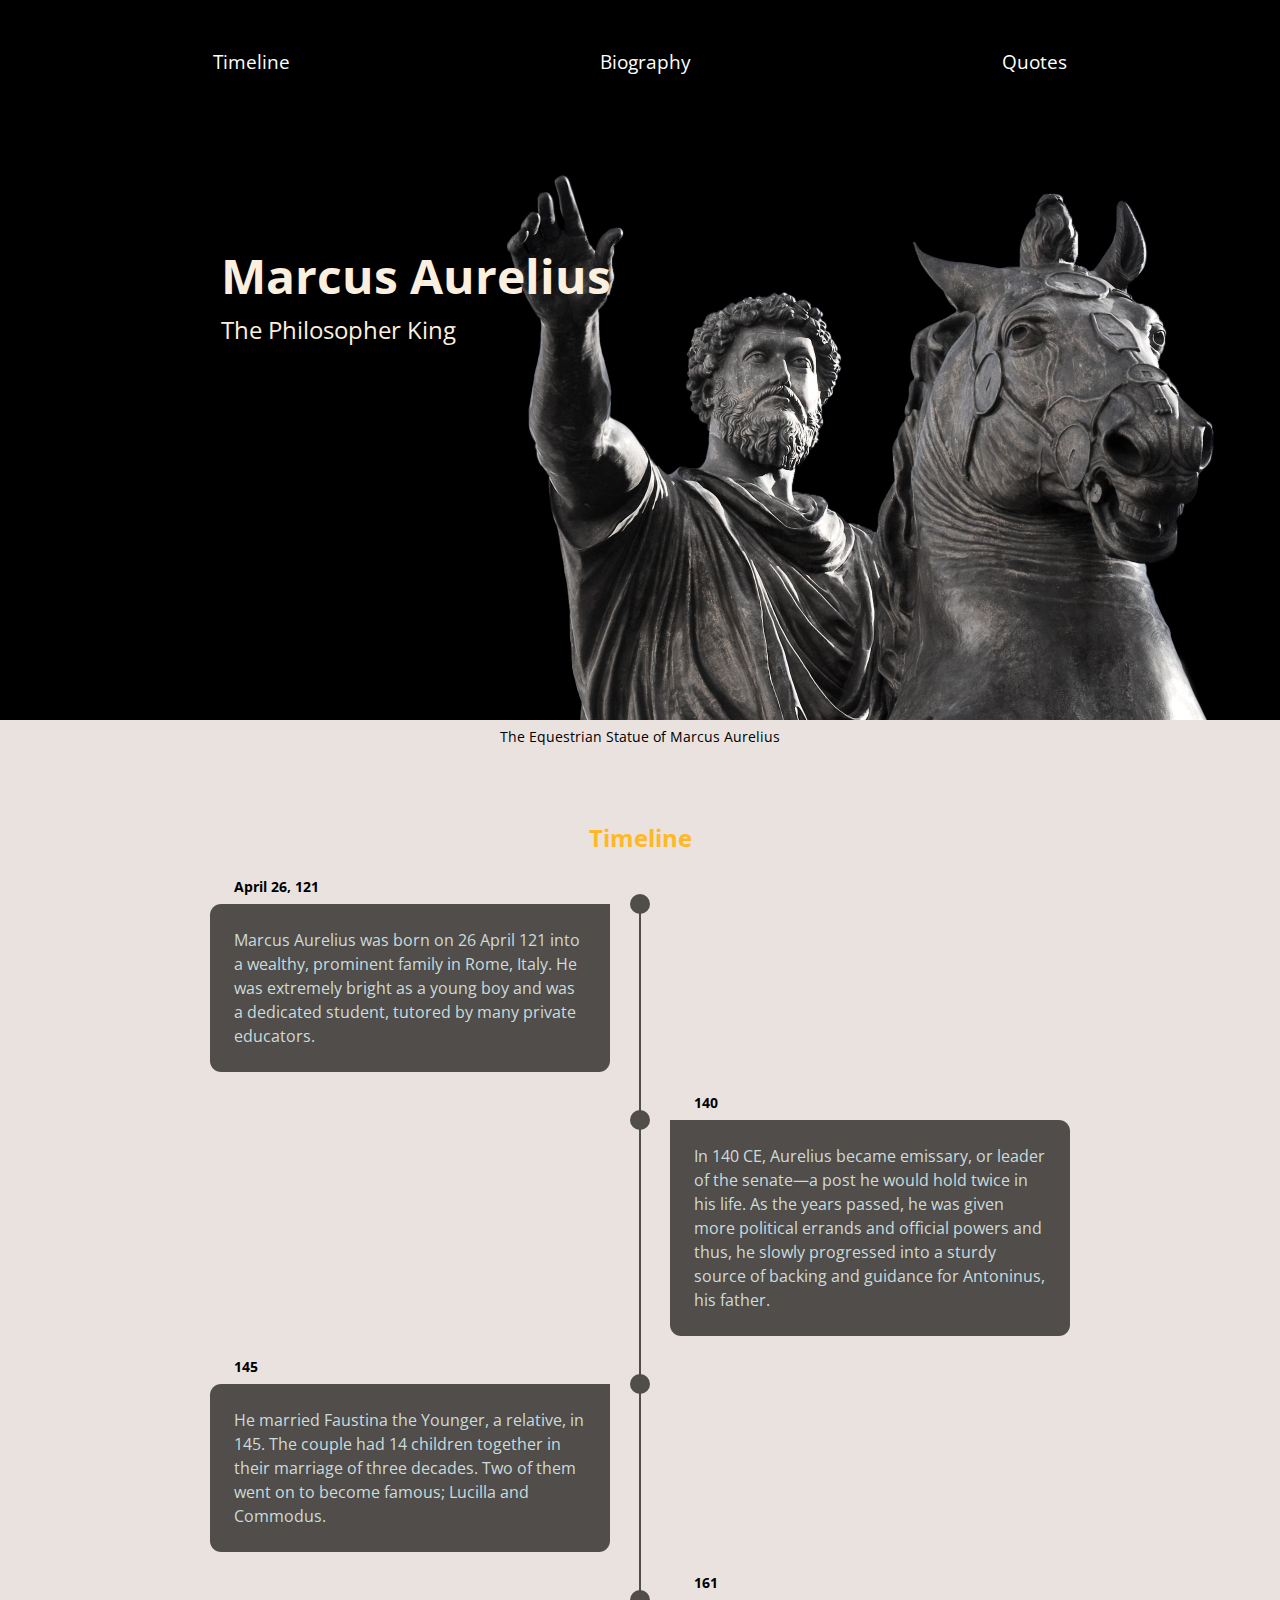
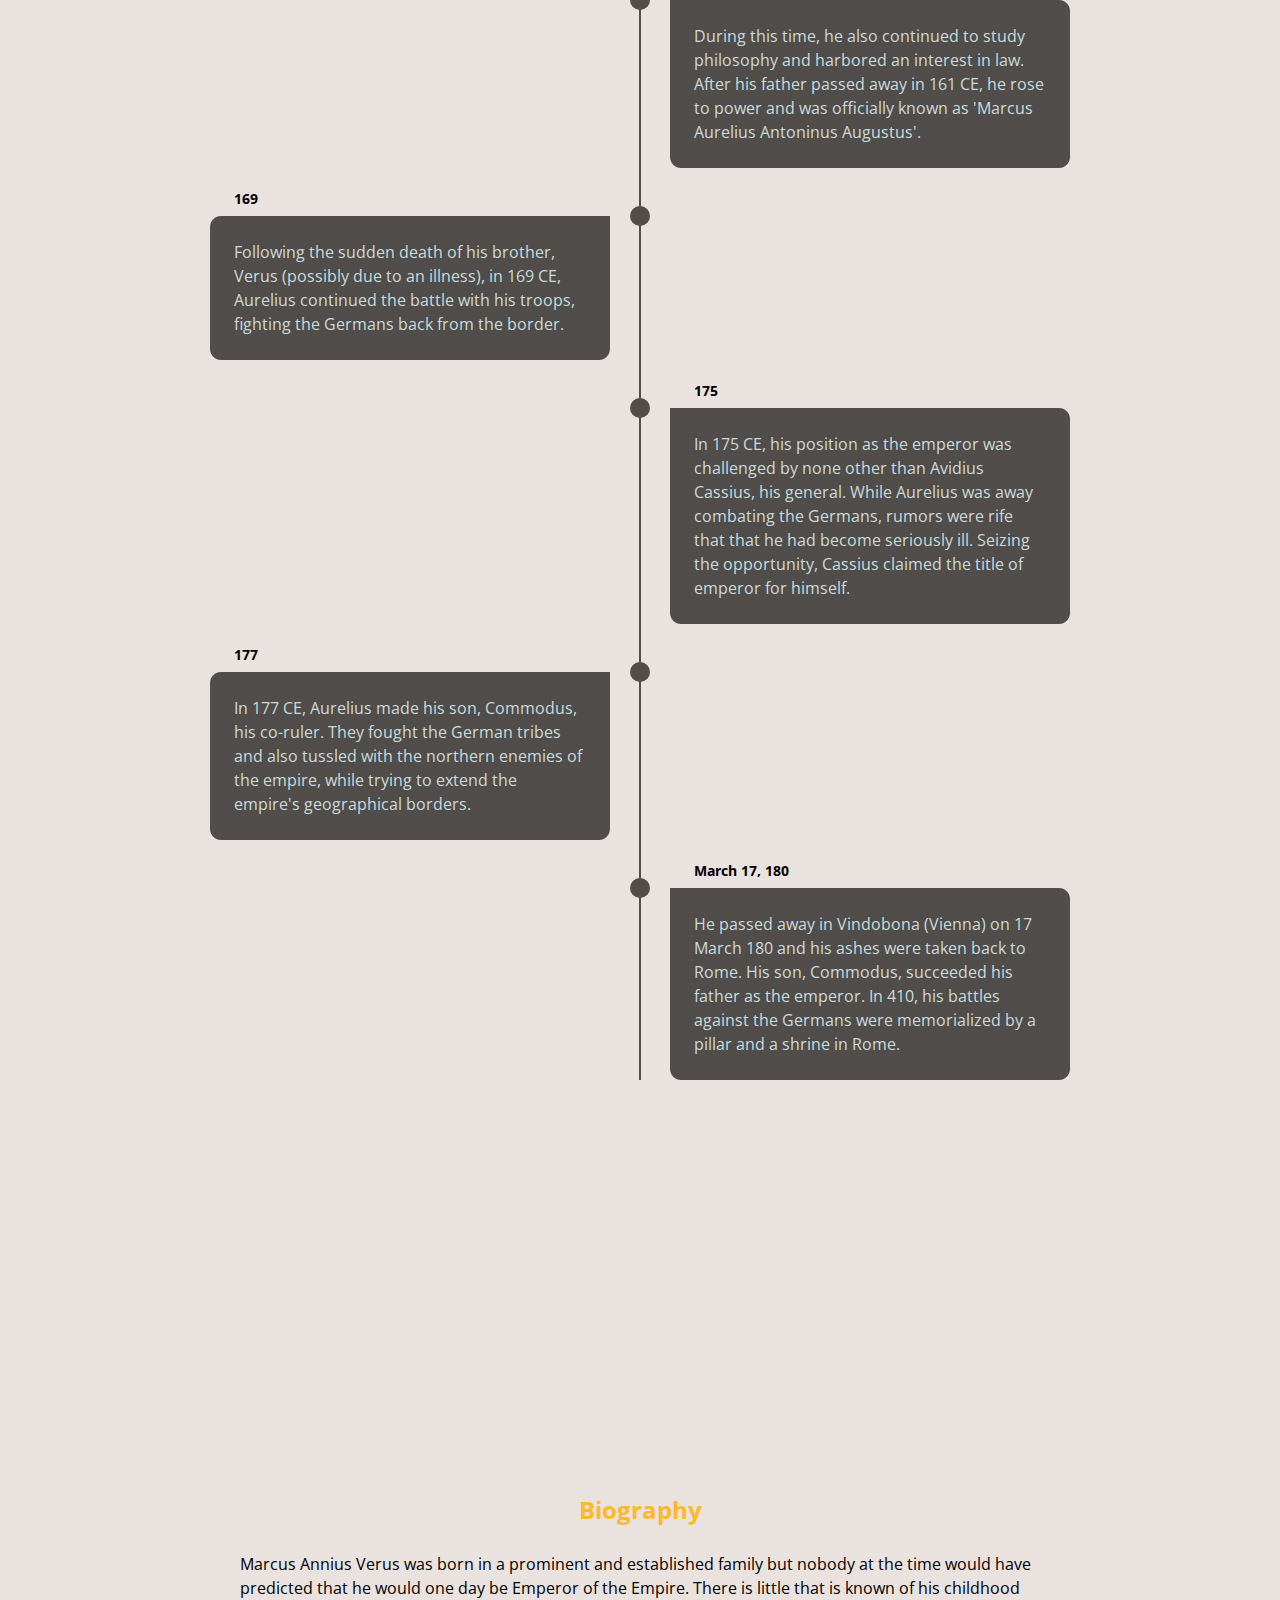
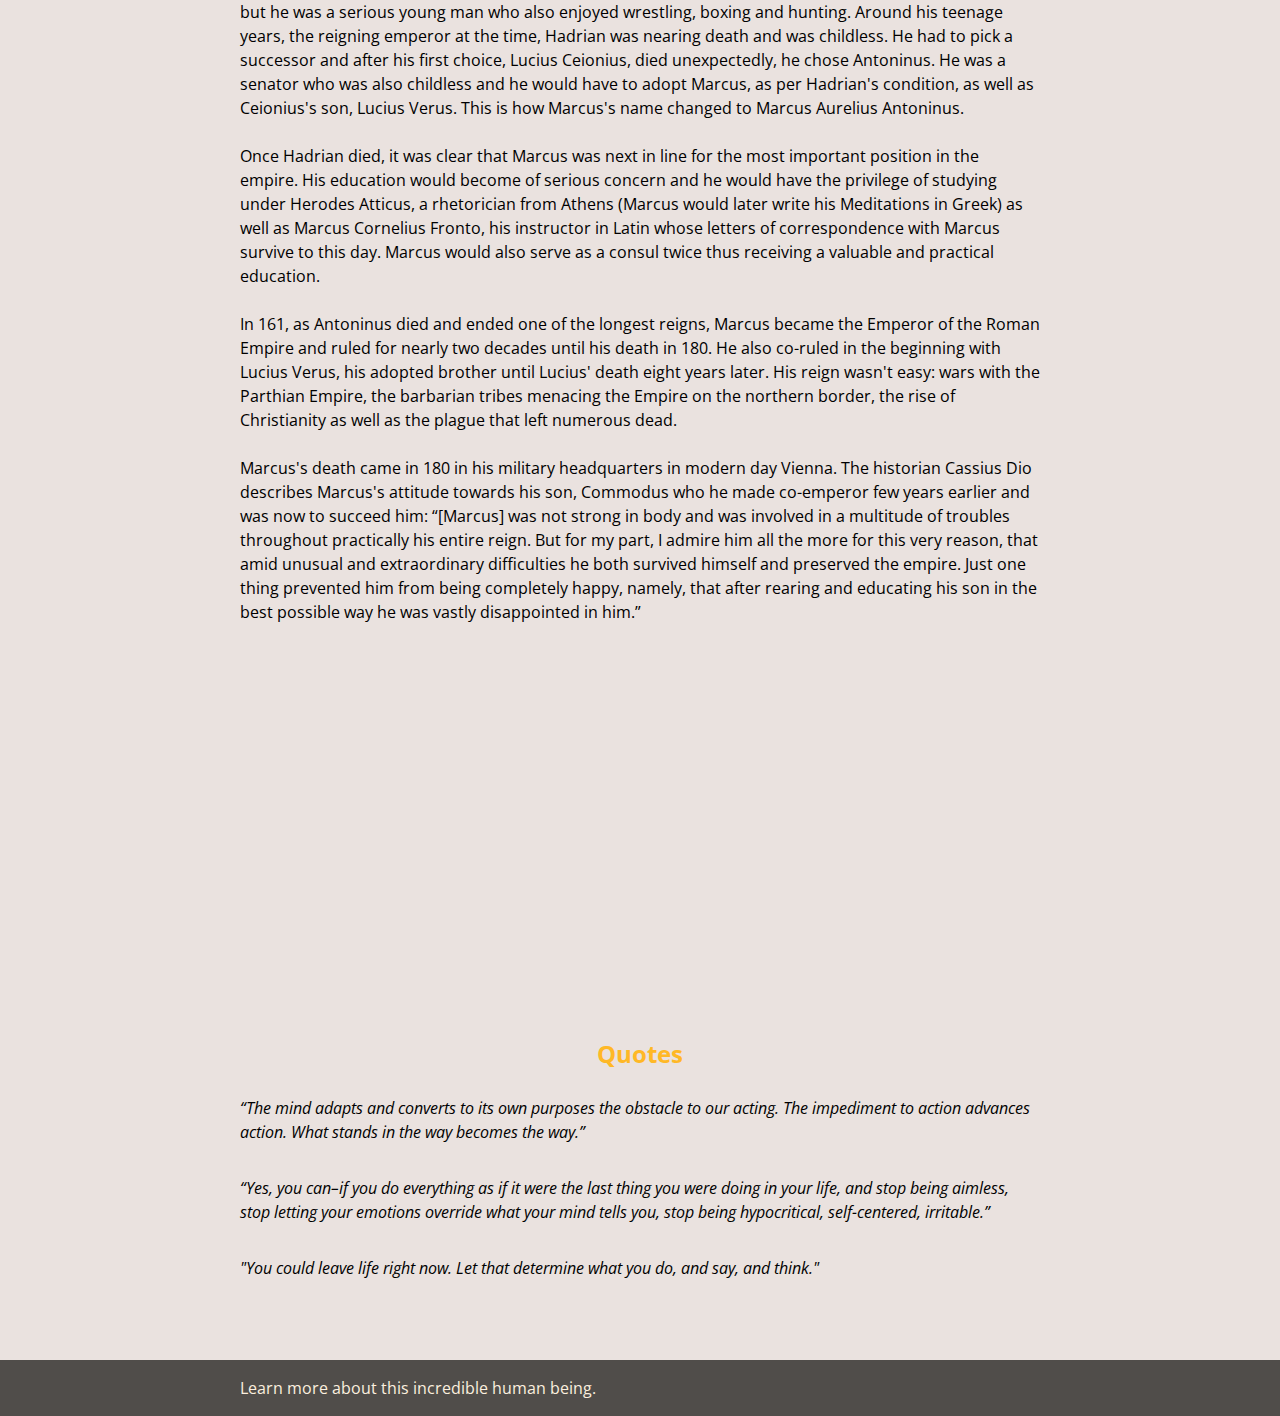
<file: 00-tribute-page/index.html>
<!DOCTYPE html>
<html lang="en">

<head>
  <meta charset="UTF-8">
  <meta http-equiv="X-UA-Compatible" content="IE=edge">
  <meta name="viewport" content="width=device-width, initial-scale=1.0">
  <link rel="stylesheet" href="./css/main.css">
  <title>Marcus Aurelius</title>
</head>

<body>
  <nav>
    <ul>
      <li><a href="#timeline">Timeline</a></li>
      <li><a href="#tribute-info">Biography</a></li>
      <li><a href="#quotes">Quotes</a></li>
    </ul>
  </nav>

  <main class="main">
    <header>
      <h1 id="title">
        Marcus Aurelius
      </h1>
      <p id="subtitle">The Philosopher King</p>
    </header>

    <figure id="img-div">
      <img src="./images/equestrian-statue-marcus.jpg" alt="" id="image">
      <figcaption id="img-caption">
        The Equestrian Statue of Marcus Aurelius
      </figcaption>
    </figure>

    <!-- TIMELINE -->
    <div class="container">
      <section id="timeline" class="section-def">
        <h2>Timeline</h2>
        <ul class="timeline">
          <li class="timeline__content">
            <h3>April 26, 121</h3>
            <p>
              Marcus Aurelius was born on 26 April 121 into a wealthy, prominent family in Rome, Italy. He was extremely
              bright as a young boy and was a dedicated student, tutored by many private educators.
            </p>
          </li>
          <li class="timeline__content">
            <h3>140</h3>
            <p>
              In 140 CE, Aurelius became emissary, or leader of the senate—a post he would hold twice in his life. As
              the
              years passed, he was given more political errands and official powers and thus, he slowly progressed into
              a
              sturdy source of backing and guidance for Antoninus, his father.
            </p>
          </li>
          <li class="timeline__content">
            <h3>145</h3>
            <p>
              He married Faustina the Younger, a relative, in 145. The couple had 14 children together in their marriage
              of three decades. Two of them went on to become famous; Lucilla and Commodus.
            </p>
          </li>
          <li class="timeline__content">
            <h3>161</h3>
            <p>
              During this time, he also continued to study philosophy and harbored an interest in law. After his father
              passed away in 161 CE, he rose to power and was officially known as &#39;Marcus Aurelius Antoninus
              Augustus&#39;.
            </p>
          </li>
          <li class="timeline__content">
            <h3>169</h3>
            <p>
              Following the sudden death of his brother, Verus (possibly due to an illness), in 169 CE, Aurelius
              continued the battle with his troops, fighting the Germans back from the border.
            </p>
          </li>
          <li class="timeline__content">
            <h3>175</h3>
            <p>
              In 175 CE, his position as the emperor was challenged by none other than Avidius Cassius, his general.
              While Aurelius was away combating the Germans, rumors were rife that that he had become seriously ill.
              Seizing the opportunity, Cassius claimed the title of emperor for himself.
            </p>
          </li>
          <li class="timeline__content">
            <h3>177</h3>
            <p>
              In 177 CE, Aurelius made his son, Commodus, his co-ruler. They fought the German tribes and also tussled
              with the northern enemies of the empire, while trying to extend the empire&#39;s geographical borders.
            </p>
          </li>
          <li class="timeline__content">
            <h3>March 17, 180</h3>
            <p>
              He passed away in Vindobona (Vienna) on 17 March 180 and his ashes were taken back to Rome. His son,
              Commodus, succeeded his father as the emperor. In 410, his battles against the Germans were memorialized
              by
              a pillar and a shrine in Rome.
            </p>
          </li>
        </ul>
      </section>
    </div>

    <!-- FIXED BACKGROUND IMAGE -->
    <div class="bg-img marcus-bg1"></div>

    <!-- BIOGRAPHY -->
    <div class="container">
      <section id="tribute-info" class="section-def">
        <h2>Biography</h2>

        <p>
          Marcus Annius Verus was born in a prominent and established family but nobody at the time would have predicted
          that he would one day be Emperor of the Empire. There is little that is known of his childhood but he was a
          serious young man who also enjoyed wrestling, boxing and hunting. Around his teenage years, the reigning
          emperor
          at the time, Hadrian was nearing death and was childless. He had to pick a successor and after his first
          choice,
          Lucius Ceionius, died unexpectedly, he chose Antoninus. He was a senator who was also childless and he would
          have to adopt Marcus, as per Hadrian&#39;s condition, as well as Ceionius&#39;s son, Lucius Verus. This is how
          Marcus&#39;s
          name changed to Marcus Aurelius Antoninus.
        </p>

        <p>
          Once Hadrian died, it was clear that Marcus was next in line for the most important position in the empire.
          His
          education would become of serious concern and he would have the privilege of studying under Herodes Atticus, a
          rhetorician from Athens (Marcus would later write his Meditations in Greek) as well as Marcus Cornelius
          Fronto,
          his instructor in Latin whose letters of correspondence with Marcus survive to this day. Marcus would also
          serve
          as a consul twice thus receiving a valuable and practical education.
        </p>

        <p>
          In 161, as Antoninus died and ended one of the longest reigns, Marcus became the Emperor of the Roman Empire
          and
          ruled for nearly two decades until his death in 180. He also co-ruled in the beginning with Lucius Verus, his
          adopted brother until Lucius&#39; death eight years later. His reign wasn&#39;t easy: wars with the Parthian
          Empire, the
          barbarian tribes menacing the Empire on the northern border, the rise of Christianity as well as the plague
          that
          left numerous dead.
        </p>

        <p>
          Marcus&#39;s death came in 180 in his military headquarters in modern day Vienna. The historian Cassius Dio
          describes Marcus&#39;s attitude towards his son, Commodus who he made co-emperor few years earlier and was now
          to
          succeed him: “[Marcus] was not strong in body and was involved in a multitude of troubles throughout
          practically
          his entire reign. But for my part, I admire him all the more for this very reason, that amid unusual and
          extraordinary difficulties he both survived himself and preserved the empire. Just one thing prevented him
          from
          being completely happy, namely, that after rearing and educating his son in the best possible way he was
          vastly
          disappointed in him.”
        </p>
      </section>
    </div>

    <!-- FIXED BACKGROUND IMAGE -->
    <div class="bg-img marcus-bg2"></div>

    <!-- QUOTES -->
    <div class="container">
      <section id="quotes" class="quotes section-def">
        <h2>Quotes</h2>
        <ul>
          <li>
            “The mind adapts and converts to its own purposes the obstacle to our acting. The impediment to action
            advances action. What stands in the way becomes the way.”
          </li>
          <li>
            “Yes, you can&#8211;if you do everything as if it were the last thing you were doing in your life, and stop
            being aimless, stop letting your emotions override what your mind tells you, stop being hypocritical,
            self-centered, irritable.”
          </li>
          <li>
            "You could leave life right now. Let that determine what you do, and say, and think."
          </li>
        </ul>
      </section>
    </div>
  </main>

  <!-- FOOTER -->
  <div class="footer-wrapper">
    <footer>
      <p><a id="tribute-link" href="https://en.wikipedia.org/wiki/Marcus_Aurelius" target="_blank">Learn more</a> about
        this incredible human being.</p>
    </footer>
  </div>
</body>

</html>
</file>
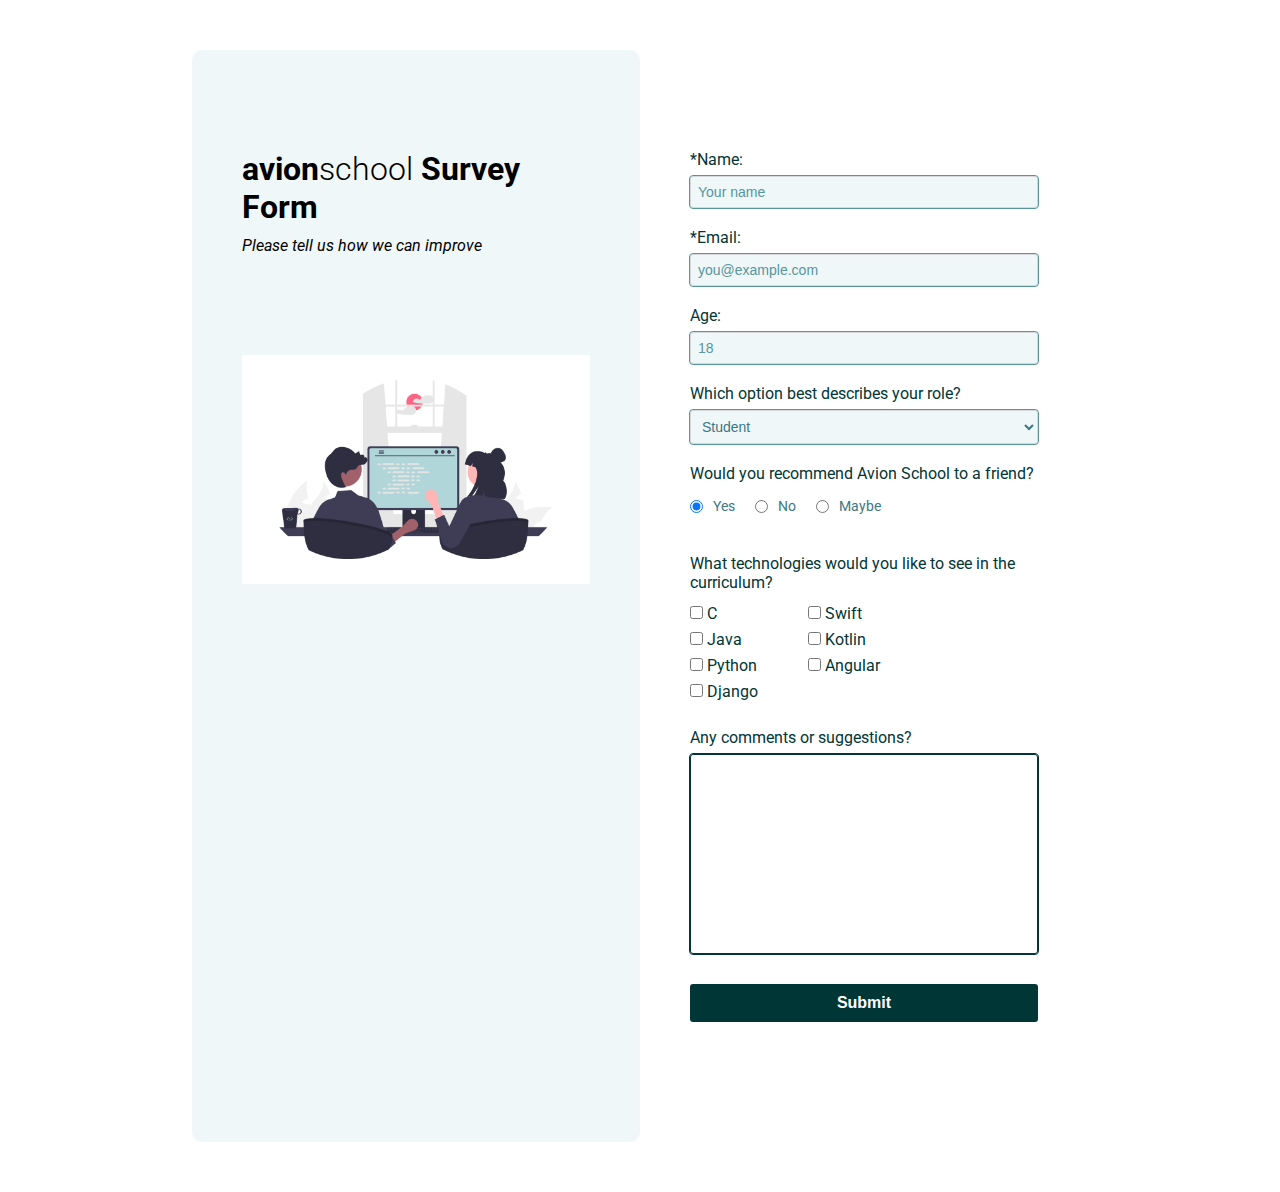
<file: 01-survey-form/index.html>
<!DOCTYPE html>
<html lang="en">

<head>
  <meta charset="UTF-8">
  <meta http-equiv="X-UA-Compatible" content="IE=edge">
  <meta name="viewport" content="width=device-width, initial-scale=1.0">
  <link rel="stylesheet" href="./css/styles.css">
  <title>Avion School | Survey Form</title>
</head>

<body>

  <div class="container">

    <div class="header-container">
      <header class="survey-form-header">
        <div class="title-container">
          <h1 id="title">avion<span>school</span> Survey Form</h1>
          <p id="description">Please tell us how we can improve</p>
        </div>
        <div class="header-illustration">
          <img src="./images/pair-programming.png" alt="">
        </div>
      </header>
    </div>


    <form action="/form-handler" method="post" id="survey-form">
      <div class="form-control">
        <label for="name" id="name-label">*Name:</label>
        <input type="text" id="name" name="user_name" placeholder="Your name" required>
      </div>
      <div class="form-control">
        <label for="email" id="email-label">*Email:</label>
        <input type="email" id="email" name="user_email" placeholder="you@example.com" required>
      </div>
      <div class="form-control">
        <label for="age">Age:</label>
        <input type="number" id="age" name="user_age" min="18" max="60" placeholder="18">
      </div>
      <div class="form-control">
        <label for="dropdown">Which option best describes your role?</label>
        <select name="role" id="dropdown" aria-placeholder="Select current role">
          <option value="student">Student</option>
          <option value="employed">Employed</option>
          <option value="full-time-learner">Full time learner</option>
          <option value="prefer-not-to-say">Prefer not to say</option>
          <option value="others">Others</option>
        </select>
      </div>

      <fieldset class="radio-form-control">
        <legend>Would you recommend Avion School to a friend?</legend>
        <input type="radio" value="yes" id="option1" name="is-recommend" checked>
        <label for="option1">Yes</label>
        <input type="radio" value="no" id="option2" name="is-recommend">
        <label for="option2">No</label>
        <input type="radio" value="maybe" id="option3" name="is-recommend">
        <label for="option3">Maybe</label>
      </fieldset>

      <div class="form-control checkbox">
        <label class="checkbox__heading">What technologies would you like to see in the curriculum?</label>
        <div class="checkbox__options">
          <div class="checkbox__options--left">
            <label for="tech1">
              <input type="checkbox" id="tech1" value="c">
              C
            </label>
            <label for="tech2">
              <input type="checkbox" id="tech2" value="c">
              Java
            </label>
            <label for="tech3">
              <input type="checkbox" id="tech3" value="c">
              Python
            </label>
            <label for="tech4">
              <input type="checkbox" id="tech4" value="c">
              Django
            </label>
          </div>

          <div class="checkbox__options--right">
            <label for="tech5">
              <input type="checkbox" id="tech5" value="c">
              Swift
            </label>
            <label for="tech6">
              <input type="checkbox" id="tech6" value="c">
              Kotlin
            </label>
            <label for="tech7">
              <input type="checkbox" id="tech7" value="c">
              Angular
            </label>
          </div>
        </div>
      </div>
      <div class="form-control">
        <label for="comment">Any comments or suggestions?</label>
        <textarea name="comment" id="comment"></textarea>
      </div>
      <div class="form-control">
        <button>Submit</button>
      </div>
    </form>
  </div>
</body>

</html>
</file>
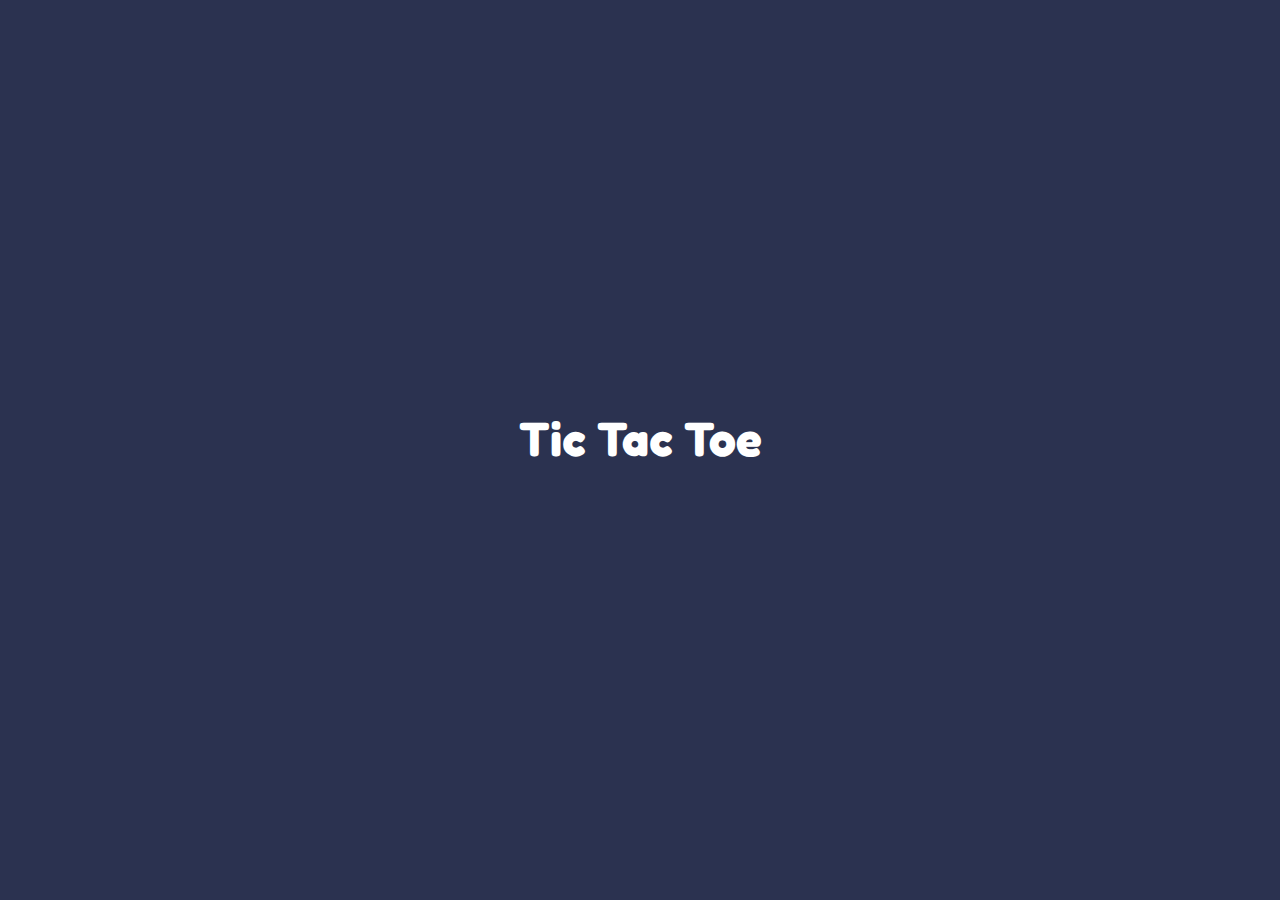
<file: 05-tic-tac-toe/index.html>
<!DOCTYPE html>
<html lang="en">

<head>
  <meta charset="UTF-8">
  <meta http-equiv="X-UA-Compatible" content="IE=edge">
  <meta name="viewport" content="width=device-width, initial-scale=1.0">
  <link rel="stylesheet" href="./css/main.css">
  <link href="https://fonts.googleapis.com/css2?family=Fredoka:wght@400;600&display=swap" rel="stylesheet">
  <script type="module" src="./scripts/app.js" defer></script>
  <title>Tic Tac Toe</title>
</head>

<body>
  <main class="container">
    <h1>
      <span>T</span><span>i</span><span>c</span>
      <span>T</span><span>a</span><span>c</span>
      <span>T</span><span>o</span><span>e</span>
    </h1>

    <div class="btns">
      <div class="btns__play-wrapper">
        <button class="btns__play" data-btn="play">Play</button>
      </div>
      <div class="btns__wrapper hide" data-btn="wrapper">
        <button class="btns__mark btns--x" data-btn="x">X</button>
        <button class="btns__mark btns--o" data-btn="o">O</button>
      </div>
    </div>

    <div class="board hide">
      <div class="tile" data-tile="0"></div>
      <div class="tile" data-tile="1"></div>
      <div class="tile" data-tile="2"></div>
      <div class="tile" data-tile="3"></div>
      <div class="tile" data-tile="4"></div>
      <div class="tile" data-tile="5"></div>
      <div class="tile" data-tile="6"></div>
      <div class="tile" data-tile="7"></div>
      <div class="tile" data-tile="8"></div>
    </div>

    <div class="btns__wrapper btns--history hide" data-btn="history-btns">
      <button data-btn="prev">Prev</button>
      <button data-btn="next">Next</button>
    </div>

    <div class="btns__reset-wrapper">
      <button class="btns__reset hide" data-btn="reset">Reset</button>
    </div>
  </main>

  <div class="game-over-modal hide">
    <div class="game-over-modal__wrapper">
      <h2 class="game-over-modal__msg"></h2>
      <button data-btn="play-again">Play Again</button>
      <button data-btn="history">View Previous Game History</button>
    </div>
  </div>
</body>

</html>
</file>
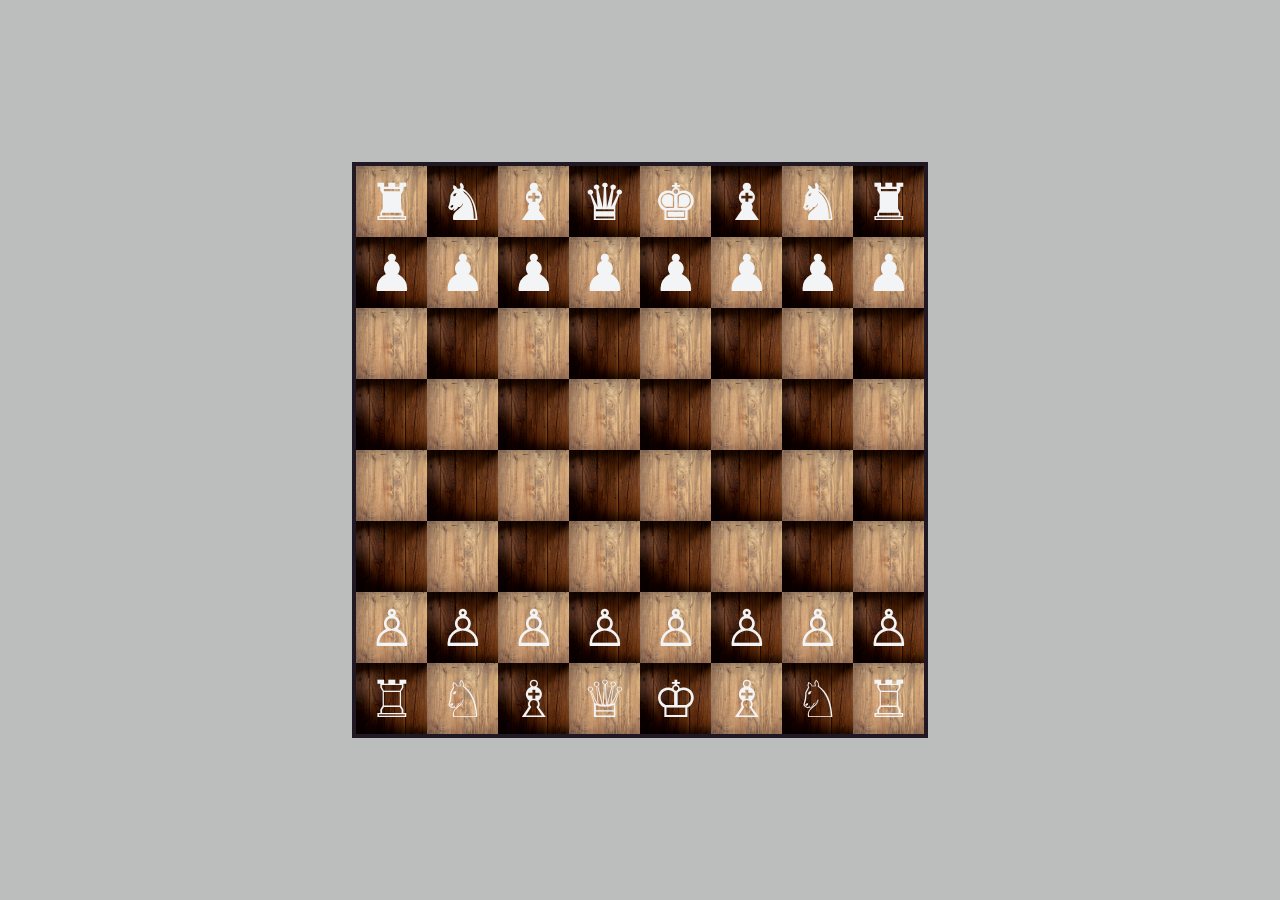
<file: 02-chessboard/grid-ver/index.html>
<!DOCTYPE html>
<html lang="en">

<head>
  <meta charset="UTF-8">
  <meta http-equiv="X-UA-Compatible" content="IE=edge">
  <meta name="viewport" content="width=device-width, initial-scale=1.0">
  <link rel="stylesheet" href="./css/style.css">
  <title>Chessboard with Grid</title>
</head>

<body>
  <div class="board">
    <!-- Row 1 -->
    <div class="tile tile--light" id="a8">♜</div>
    <div class="tile tile--dark" id="b8">♞</div>
    <div class="tile tile--light" id="c8">♝</div>
    <div class="tile tile--dark" id="d8">♛</div>
    <div class="tile tile--light" id="e8">♚</div>
    <div class="tile tile--dark" id="f8">♝</div>
    <div class="tile tile--light" id="g8">♞</div>
    <div class="tile tile--dark" id="h8">♜</div>

    <!-- Row 2 -->
    <div class="tile tile--dark" id="a7">♟</div>
    <div class="tile tile--light" id="b7">♟</div>
    <div class="tile tile--dark" id="c7">♟</div>
    <div class="tile tile--light" id="d7">♟</div>
    <div class="tile tile--dark" id="e7">♟</div>
    <div class="tile tile--light" id="f7">♟</div>
    <div class="tile tile--dark" id="g7">♟</div>
    <div class="tile tile--light" id="h7">♟</div>

    <!-- Row 3 -->
    <div class="tile tile--light" id="a6"></div>
    <div class="tile tile--dark" id="b6"></div>
    <div class="tile tile--light" id="c6"></div>
    <div class="tile tile--dark" id="d6"></div>
    <div class="tile tile--light" id="e6"></div>
    <div class="tile tile--dark" id="f6"></div>
    <div class="tile tile--light" id="g6"></div>
    <div class="tile tile--dark" id="h6"></div>

    <!-- Row 4 -->
    <div class="tile tile--dark" id="a5"></div>
    <div class="tile tile--light" id="b5"></div>
    <div class="tile tile--dark" id="c5"></div>
    <div class="tile tile--light" id="d5"></div>
    <div class="tile tile--dark" id="e5"></div>
    <div class="tile tile--light" id="f5"></div>
    <div class="tile tile--dark" id="g5"></div>
    <div class="tile tile--light" id="h5"></div>

    <!-- Row 5 -->
    <div class="tile tile--light" id="a4"></div>
    <div class="tile tile--dark" id="b4"></div>
    <div class="tile tile--light" id="c4"></div>
    <div class="tile tile--dark" id="d4"></div>
    <div class="tile tile--light" id="e4"></div>
    <div class="tile tile--dark" id="f4"></div>
    <div class="tile tile--light" id="g4"></div>
    <div class="tile tile--dark" id="h4"></div>

    <!-- Row 6 -->
    <div class="tile tile--dark" id="a3"></div>
    <div class="tile tile--light" id="b3"></div>
    <div class="tile tile--dark" id="c3"></div>
    <div class="tile tile--light" id="d3"></div>
    <div class="tile tile--dark" id="e3"></div>
    <div class="tile tile--light" id="f3"></div>
    <div class="tile tile--dark" id="g3"></div>
    <div class="tile tile--light" id="h3"></div>

    <!-- Row 7 -->
    <div class="tile tile--light" id="a2">♙</div>
    <div class="tile tile--dark" id="b2">♙</div>
    <div class="tile tile--light" id="c2">♙</div>
    <div class="tile tile--dark" id="d2">♙</div>
    <div class="tile tile--light" id="e2">♙</div>
    <div class="tile tile--dark" id="f2">♙</div>
    <div class="tile tile--light" id="g2">♙</div>
    <div class="tile tile--dark" id="h2">♙</div>

    <!-- Row 8 -->
    <div class="tile tile--dark" id="a1">♖</div>
    <div class="tile tile--light" id="b1">♘</div>
    <div class="tile tile--dark" id="c1">♗</div>
    <div class="tile tile--light" id="d1">♕</div>
    <div class="tile tile--dark" id="e1">♔</div>
    <div class="tile tile--light" id="f1">♗</div>
    <div class="tile tile--dark" id="g1">♘</div>
    <div class="tile tile--light" id="h1">♖</div>
  </div>

  <script src="js/movement.js"></script>
</body>

</html>
</file>
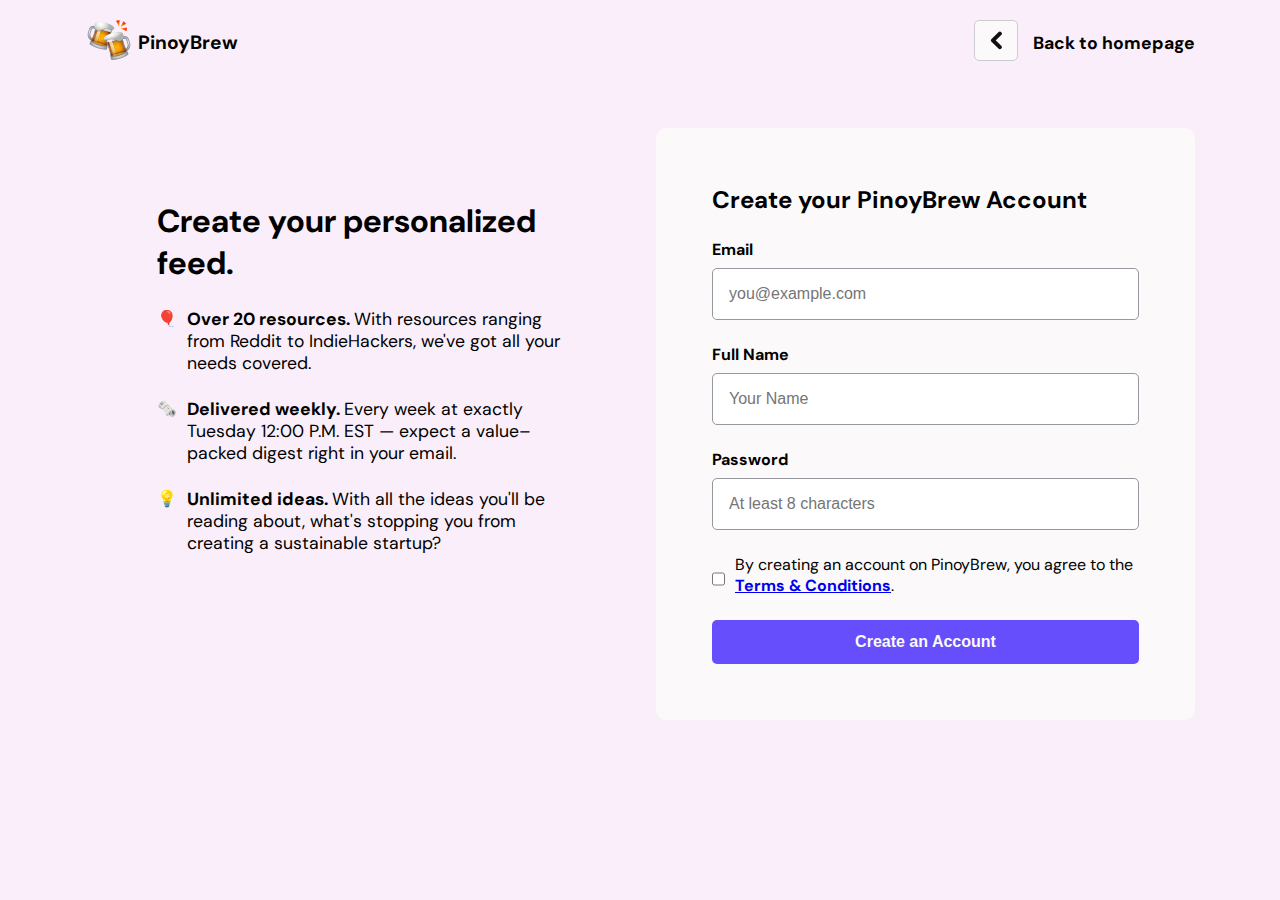
<file: 03-landing-page/signup.html>
<!DOCTYPE html>
<html lang="en">

<head>
  <meta charset="UTF-8">
  <meta http-equiv="X-UA-Compatible" content="IE=edge">
  <meta name="viewport" content="width=device-width, initial-scale=1.0">
  <link rel="icon" type="image/x-icon" href="./assets/logo.png">
  <link rel="stylesheet" href="./css/main.css">
  <title>Sign Up for PinoyBrew | PinoyBrew</title>
</head>

<body class="pink-bg">
  <header class="pink-bg">
    <nav class="navbar">
      <div class="navbar__logo">
        <span class="navbar__logo-img">
          <img src="./assets/logo.png" alt="Pinoy Brew Logo">
        </span>
        <div class="navbar__logo-name">PinoyBrew</div>
      </div>

      <div class="navbar__back-btn">
        <a href="./index.html">
          <img src="./assets/back-arrow.svg" alt="Back to homepage" class="navbar__back-btn-arrow">
        </a>
        <p class="navbar__back-btn-desc">
          Back to homepage
        </p>
      </div>
    </nav>
  </header>

  <div class="container">
    <div class="form">
      <div class="form__features">
        <h1>Create your personalized feed.</h1>

        <ul>
          <li class="form__features-box">
            <div class="form__features-emoji">
              🎈
            </div>
            <p class="form__features-desc">
              <span>Over 20 resources. </span>
              With resources ranging from Reddit to IndieHackers, we've got all your needs covered.
            </p>
          </li>
          <li class="form__features-box">
            <div class="form__features-emoji">
              🗞️
            </div>
            <p class="form__features-desc">
              <span>Delivered weekly. </span>
              Every week at exactly Tuesday 12:00 P.M. EST &#8212; expect a value&#8211;packed digest right in your
              email.
            </p>
          </li>
          <li class="form__features-box">
            <div class="form__features-emoji">
              💡
            </div>
            <p class="form__features-desc">
              <span>Unlimited ideas. </span>
              With all the ideas you'll be reading about, what's stopping you from creating a sustainable startup?
            </p>
          </li>
        </ul>
      </div>

      <form action="./welcome.html" class="form__signup" method="get">
        <h2>Create your PinoyBrew Account</h2>

        <div>
          <label for="email">Email</label>
          <input type="email" id="email" name="userEmail" placeholder="you@example.com">
        </div>

        <div>
          <label for="fullname">Full Name</label>
          <input type="text" id="fullname" name="userName" placeholder="Your Name">
        </div>

        <div>
          <label for="password">Password</label>
          <input type="password" id="password" name="userPassword" placeholder="At least 8 characters">
        </div>

        <div class="form__signup-terms">
          <input type="checkbox" name="isAgreeToTerms" id="terms" value="true">

          <label for="terms">
            By creating an account on PinoyBrew, you agree to the <a href="#">Terms &#38; Conditions</a>.
          </label>
        </div>

        <button class="btn btn--expand">Create an Account</button>
      </form>
    </div>
  </div>
</body>

</html>
</file>
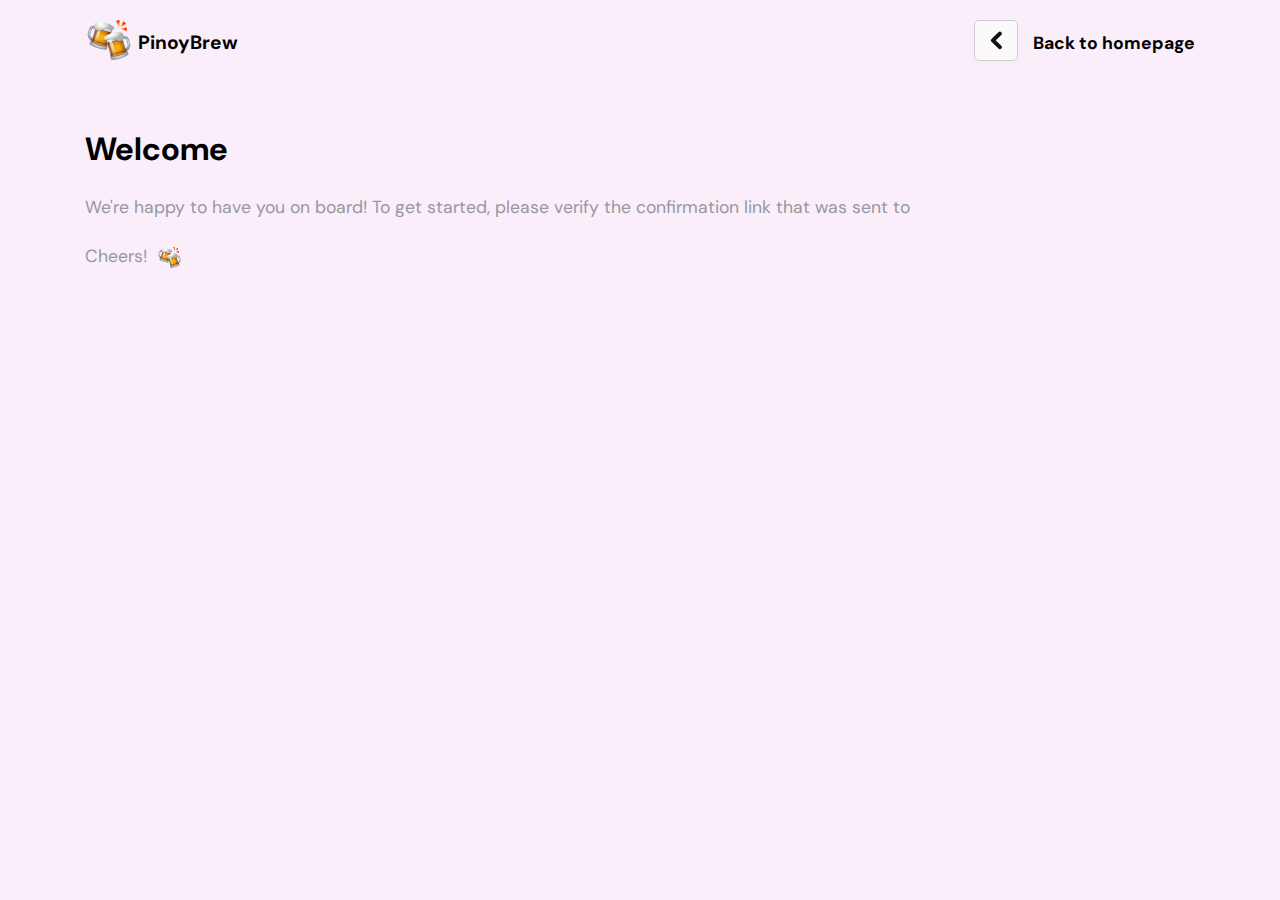
<file: 03-landing-page/welcome.html>
<!DOCTYPE html>
<html lang="en">

<head>
  <meta charset="UTF-8">
  <meta http-equiv="X-UA-Compatible" content="IE=edge">
  <meta name="viewport" content="width=device-width, initial-scale=1.0">
  <link rel="icon" type="image/x-icon" href="./assets/logo.png">
  <link rel="stylesheet" href="./css/main.css">
  <script src="./js/user-info-handler.js" defer></script>
  <title>Thanks for signing up!</title>
</head>

<body class="pink-bg">
  <header class="pink-bg">
    <nav class="navbar">
      <div class="navbar__logo">
        <span class="navbar__logo-img">
          <img src="./assets/logo.png" alt="Pinoy Brew Logo">
        </span>
        <div class="navbar__logo-name">PinoyBrew</div>
      </div>

      <div class="navbar__back-btn">
        <a href="./index.html">
          <img src="./assets/back-arrow.svg" alt="Back to homepage" class="navbar__back-btn-arrow">
        </a>
        <p class="navbar__back-btn-desc">
          Back to homepage
        </p>
      </div>
    </nav>
  </header>

  <div class="container">
    <section class="welcome">
      <h1 class="welcome__title">Welcome</h1>

      <p class="welcome__msg">We're happy to have you on board! To get started, please verify the
        confirmation link that was sent
        to <a href="#" class="welcome__email"></a></p>

      <p class="welcome__closing">Cheers! <span><img src="./assets/logo.png" alt=""></span></p>
    </section>
  </div>
</body>

</html>
</file>
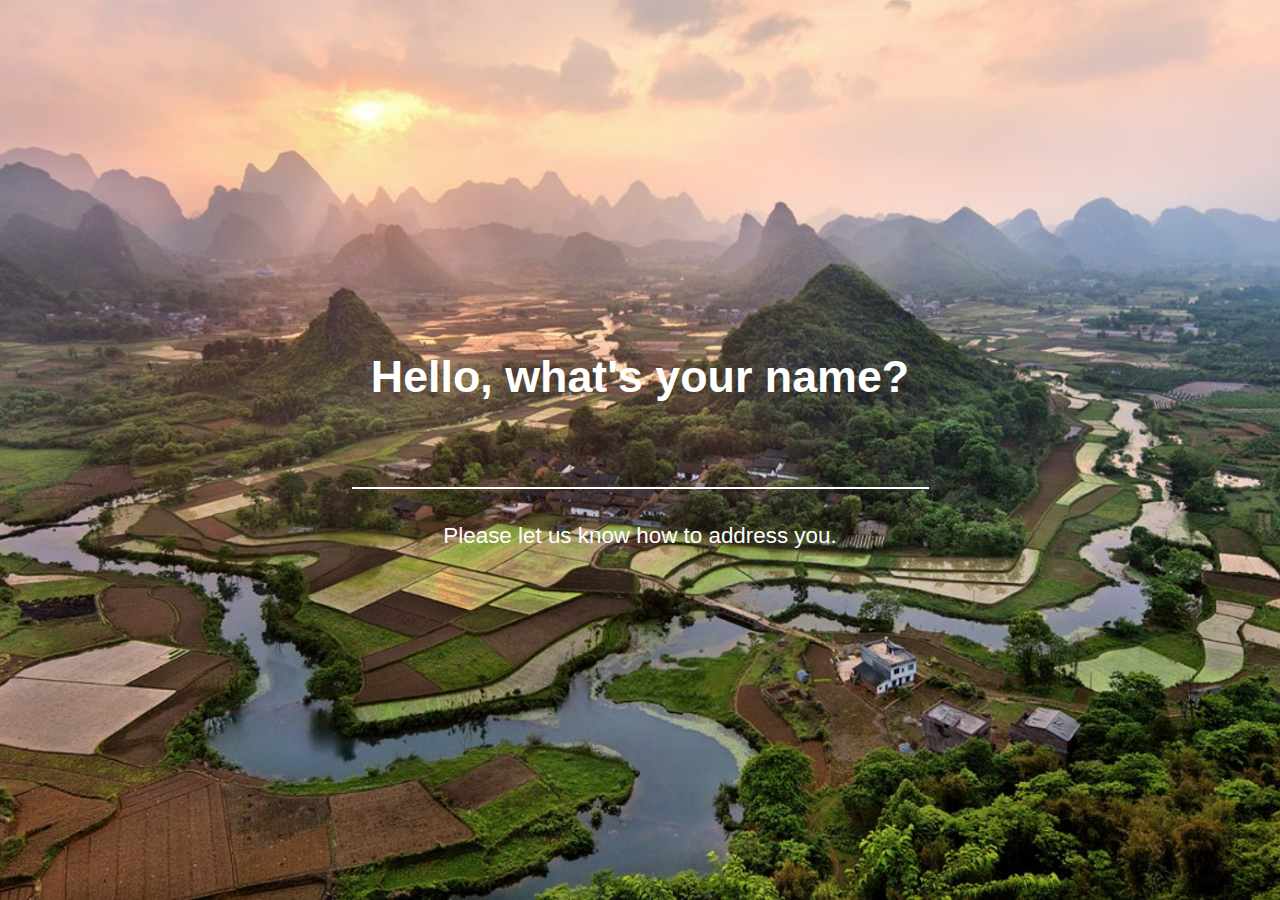
<file: 04-momentum-app/sign-in.html>
<!DOCTYPE html>
<html lang="en">

<head>
  <meta charset="UTF-8">
  <meta http-equiv="X-UA-Compatible" content="IE=edge">
  <meta name="viewport" content="width=device-width, initial-scale=1.0">
  <link rel="stylesheet" href="./css/main.css">
  <title>Sign In | Momentum App</title>
</head>

<body class="sign-in-wrapper">

  <form action="./index.html" method="get" class="sign-in-form">
    <h1 class="sign-in-form__title">
      Hello, what's your name?
    </h1>

    <input class="sign-in-form__input main-input" name="userName" type="text">

    <p>Please let us know how to address you.</p>
  </form>
</body>

</html>
</file>
<file: 01-survey-form/css/styles.css>
@import url("https://fonts.googleapis.com/css2?family=Roboto:ital,wght@0,300;0,400;0,700;1,300&display=swap");
*,
*::before,
*::after {
  margin: 0;
  padding: 0;
  box-sizing: border-box;
}

body {
  font-family: "Roboto", sans-serif;
}

img {
  width: 100%;
}

::placeholder {
  color: #58959d;
}

.container {
  width: 80%;
  margin: 50px auto;
  border-radius: 10px;
}

.header-container {
  padding: 50px;
  background-color: #eff7f8;
  border-radius: 10px;
}

.survey-form-header h1 {
  margin-bottom: 10px;
}
.survey-form-header span {
  font-weight: 300;
}
.survey-form-header #description {
  font-style: italic;
  margin-bottom: 50px;
}

.header-illustration {
  display: none;
}

#survey-form {
  padding: 50px;
}

.form-control {
  color: #3b7885;
  margin-bottom: 40px;
  display: flex;
  justify-content: flex-start;
  flex-direction: column;
  flex-wrap: wrap;
}
.form-control label {
  margin-bottom: 15px;
  color: #013636;
}
.form-control input,
.form-control select {
  max-width: 550px;
  color: #3b7885;
  outline: 1px solid #58959d;
}
.form-control input:focus {
  border: 1px solid #58959d;
}
.form-control select {
  width: 100%;
  padding: 5px;
  font-size: 14px;
}
.form-control textarea {
  border: 1px solid #013636;
  font-family: "Roboto", sans-serif;
  font-size: 14px;
  outline: 1px solid #013636;
  border-radius: 3px;
  max-width: 550px;
  min-height: 200px;
  margin-bottom: 10px;
  padding: 7px;
  resize: none;
}
.form-control button {
  font-size: 16px;
  font-weight: bold;
  color: #ffffff;
  background-color: #013636;
  border: none;
  border-radius: 3px;
  max-width: 550px;
  padding: 10px 40px;
  cursor: pointer;
  transition: background 0.3s;
}
.form-control button:hover {
  background-color: #026868;
}
.form-control [type=text],
.form-control [type=email],
.form-control [type=number],
.form-control #dropdown {
  border: 1px solid #d6d9dc;
  background-color: #eff7f8;
  border-radius: 3px;
  width: 100%;
  padding: 7px;
  font-size: 14px;
}

.radio-form-control {
  border: none;
  margin-bottom: 40px;
}
.radio-form-control legend {
  color: #013636;
  margin-bottom: 15px;
}
.radio-form-control label {
  font-size: 14px;
  padding: 0 20px 0 10px;
  color: #3b7885;
}
.radio-form-control input[type=radio] {
  margin-top: 2px;
}
.radio-form-control label,
.radio-form-control input[type=radio] {
  float: left;
}

.checkbox__options {
  margin-top: 5px;
}
.checkbox__options input {
  outline: none;
}
.checkbox__options--left, .checkbox__options--right {
  display: flex;
  flex-direction: column;
}

@media (min-width: 850px) {
  .survey-form-header {
    display: flex;
    gap: 20px;
    align-items: center;
  }

  #title-container {
    flex: 1;
  }

  .header-illustration {
    display: block;
    flex: 1;
  }

  .checkbox__options {
    display: flex;
  }
  .checkbox__options--left {
    margin-right: 50px;
  }
}
@media (min-width: 1100px) {
  .container {
    display: flex;
    width: 70%;
  }

  .header-container,
#survey-form {
    padding: 100px 50px;
    flex: 1;
  }

  .survey-form-header {
    flex-direction: column;
  }

  .header-illustration {
    margin-top: 30px;
  }

  .form-control {
    margin-bottom: 20px;
  }
  .form-control label {
    margin-bottom: 7px;
  }
}

/*# sourceMappingURL=styles.css.map */
</file>
<file: 05-tic-tac-toe/css/main.css>
*,
*::before,
*::after {
  margin: 0;
  padding: 0;
  box-sizing: border-box;
}

body {
  background-color: #2b3250;
  height: 100vh;
  font-family: "Fredoka", sans-serif;
  color: white;
  position: relative;
}

h1 {
  text-align: center;
  margin-bottom: 1.5rem;
  font-size: 3rem;
}

button {
  display: block;
  width: 100%;
  padding: 10px 15px;
  border-radius: 5px;
  border: none;
  font-family: "Fredoka", sans-serif;
  background-color: #f7d126;
  font-weight: bold;
  text-transform: uppercase;
  box-shadow: 0 5px #997e06;
  transition: all 0.1s ease;
  cursor: pointer;
}

button:active {
  transform: translateY(5px);
  box-shadow: 0 0;
}

span {
  opacity: 0;
  transition: opacity 0.5s ease;
}

.container {
  display: grid;
  place-content: center;
  width: 90%;
  height: 100vh;
  margin: 0 auto;
  position: relative;
}

.btns__wrapper {
  display: flex;
  gap: 10px;
  margin-bottom: 1.5rem;
  position: relative;
}
.btns__play-wrapper, .btns__reset-wrapper {
  position: relative;
}
.btns__play {
  animation-delay: 1s;
}
.btns__play, .btns__reset {
  top: 50px;
  animation-name: move-up;
}
.btns--x, .btns--o, .btns__play, .btns__reset {
  position: absolute;
  opacity: 0;
  animation-duration: 0.8s;
  animation-timing-function: ease;
  animation-fill-mode: forwards;
  visibility: hidden;
}
.btns--x, .btns--o {
  max-width: 115px;
}
.btns--x {
  left: -50px;
  animation-name: move-right;
}
.btns--o {
  right: -50px;
  animation-name: move-left;
}

.board {
  width: 300px;
  height: 300px;
  margin-bottom: 1.5rem;
  display: grid;
  grid-template: repeat(3, 1fr)/repeat(3, 1fr);
  transition: background 0.3s ease-in-out;
  transform: scale(0);
  animation-duration: 0.8s;
  animation-name: scale;
  animation-fill-mode: forwards;
}

.tile {
  border: 2px solid #236cfb;
  display: grid;
  place-content: center;
  font-size: 4em;
  cursor: pointer;
}
.tile:hover {
  background-color: #3d4771;
}
.tile:first-of-type, .tile:nth-of-type(2), .tile:nth-of-type(3) {
  border-top: none;
}
.tile:first-of-type, .tile:nth-of-type(4), .tile:nth-of-type(7) {
  border-left: none;
}
.tile:nth-of-type(3), .tile:nth-of-type(6), .tile:nth-of-type(9) {
  border-right: none;
}
.tile:nth-of-type(7), .tile:nth-of-type(8), .tile:nth-of-type(9) {
  border-bottom: none;
}

.game-over-modal {
  position: absolute;
  top: 0;
  left: 0;
  right: 0;
  bottom: 0;
  display: grid;
  place-content: center;
}
.game-over-modal__wrapper * {
  margin-top: 1.5rem;
}
.game-over-modal__msg {
  text-align: center;
}

.hide {
  display: none;
}

.blur {
  filter: blur(8px);
}

.fade {
  opacity: 1;
}

.disabled {
  background-color: #fae170;
  transform: translateY(5px);
  box-shadow: none;
}

@keyframes move-up {
  from {
    top: 50px;
    opacity: 0;
    visibility: hidden;
  }
  to {
    top: 0;
    opacity: 1;
    visibility: visible;
  }
}
@keyframes move-right {
  from {
    left: -50px;
    opacity: 0;
    visibility: hidden;
  }
  to {
    left: 0;
    opacity: 1;
    visibility: visible;
  }
}
@keyframes move-left {
  from {
    right: -50px;
    opacity: 0;
    visibility: hidden;
  }
  to {
    right: 0;
    opacity: 1;
    visibility: visible;
  }
}
@keyframes scale {
  from {
    transform: scale(0);
  }
  to {
    transform: scale(1);
  }
}

/*# sourceMappingURL=main.css.map */
</file>
<file: 02-chessboard/grid-ver/css/style.css>
*,
*::before,
*::after {
  padding: 0;
  margin: 0;
  box-sizing: border-box;
}

body {
  height: 100vh;
  display: grid;
  place-content: center;
  background-color: #bcbdbd;
  overflow: hidden;
}

.board {
  height: 45vw;
  width: 45vw;
  border: 4px solid #201924;
  display: grid;
  grid-template-columns: repeat(8, 1fr);
  grid-template-rows: repeat(8, 1fr);
}

.tile {
  display: grid;
  place-content: center;
  color: #f3f4f6;
  font-size: 4vw;
  cursor: grab;
}
.tile--dark {
  background-image: url(../images/dark-wood.jpg);
}
.tile--light {
  background-image: url(../images/light-wood.jpg);
}
.tile--dark, .tile--light {
  background-size: cover;
}

/*# sourceMappingURL=style.css.map */
</file>
<file: 03-landing-page/css/main.css>
@import url("https://fonts.googleapis.com/css2?family=DM+Sans:wght@400;700&display=swap");
*,
*::before,
*::after {
  padding: 0;
  margin: 0;
  box-sizing: border-box;
}

html {
  scroll-behavior: smooth;
  scroll-padding-top: 88px;
}

body {
  font-family: "DM Sans", sans-serif;
  background-color: #fbf9f9;
}

header {
  position: fixed;
  width: 100%;
  top: 0;
  z-index: 10;
  background-color: #fbf9f9;
}

p {
  color: #97979f;
}

ul {
  list-style: none;
}

img,
video {
  width: 100%;
}

video :focus {
  border: none;
}

a {
  text-decoration: none;
}

* + * {
  margin-top: 1.5em;
}

.container,
.navbar {
  width: 90%;
  max-width: 1110px;
  margin: 0 auto;
  position: relative;
  padding-bottom: 5rem;
}

.navbar {
  display: flex;
  justify-content: space-between;
  align-items: center;
  padding: 1rem 0;
  z-index: 15;
}
.navbar * {
  margin-top: 0;
}
.navbar__logo {
  display: flex;
  align-items: center;
}
.navbar__logo-img {
  margin-right: 5px;
}
.navbar__logo-name {
  font-weight: bold;
  font-size: 1.2rem;
}
.navbar__toggler {
  height: 25px;
  width: 25px;
  position: absolute;
  right: 0;
  opacity: 0;
}
.navbar__toggler:checked ~ .navbar__menu {
  display: block;
  display: flex;
  align-items: center;
  bottom: -30px;
}
.navbar__menu {
  position: absolute;
  display: none;
  right: 0;
}
.navbar__menu-link {
  padding: 0 0.3rem;
}
.navbar__menu-link:last-of-type {
  padding-right: 0;
}
.navbar__link {
  color: #000;
}
.navbar__back-btn-arrow {
  background-color: #fbf9f9;
  border: 1px solid #ccccd0;
  padding: 10px 15px;
  border-radius: 5px;
}
.navbar__back-btn-desc {
  display: none;
  color: #000;
}

.showcase {
  display: flex;
  flex-direction: column;
  margin-top: 8rem;
}
.showcase h1 {
  font-size: 3rem;
}
.showcase__join span {
  color: #664efc;
  font-weight: bold;
}
.showcase__join-avatars {
  width: 200px;
}

.features {
  margin-top: 10rem;
}
.features a {
  color: #664ffc;
}
.features h2 {
  font-size: 2rem;
}
.features__link {
  display: block;
  font-weight: bold;
}

.form {
  margin-top: 8rem;
}
.form__features-box {
  display: flex;
  gap: 10px;
}
.form__features-box * {
  margin-top: 0;
}
.form__features-box p {
  color: black;
}
.form__features-box span {
  font-weight: bold;
}
.form__signup {
  background-color: #fbf9f9;
  padding: 1.8rem;
  border-radius: 10px;
  margin-top: 0;
}
.form__signup div {
  display: flex;
  flex-direction: column;
}
.form__signup div label {
  font-weight: bold;
}
.form__signup div input {
  padding: 1rem;
  font-size: 1rem;
  margin-top: 0.5rem;
  border: 1px solid #97979f;
  border-radius: 5px;
}
.form__signup :nth-child(5) {
  flex-direction: row;
}
.form__signup :nth-child(5) input {
  margin-right: 10px;
  position: relative;
  top: 4px;
}
.form__signup :nth-child(5) input,
.form__signup :nth-child(5) label {
  margin-top: 0;
}
.form__signup :nth-child(5) label {
  font-weight: normal;
}
.form__signup :nth-child(5) label a {
  font-weight: bold;
  text-decoration: underline;
}

.footer {
  margin-top: 8rem;
}
.footer * {
  margin-top: 0.8rem;
}
.footer p,
.footer a {
  color: #4f4f4f;
}
.footer__left :last-child {
  margin-top: 1.5rem;
}
.footer__right {
  display: grid;
  grid-template: repeat(2, 1fr)/repeat(2, 1fr);
}
.footer__right h3 {
  margin-top: 0;
}

.btn {
  background-color: #664efc;
  border: none;
  color: #fbf9f9;
  border-radius: 5px;
  font-weight: bold;
  cursor: pointer;
  padding: 0.8em 1.3em;
  font-size: 1rem;
  display: block;
  width: fit-content;
}
.btn--expand {
  width: 100%;
}
.btn--free-txt {
  font-weight: normal;
  font-style: italic;
}

.welcome {
  margin-top: 8rem;
}
.welcome__closing {
  display: flex;
  gap: 10px;
}
.welcome__closing span {
  display: block;
  width: 25px;
}

.pink-bg {
  background-color: #f9eef9;
}

.link-animation {
  position: relative;
}

.link-animation::before {
  content: "";
  position: absolute;
  bottom: 0;
  left: 0;
  right: 0;
  height: 2px;
  background-color: #664efc;
  transform-origin: bottom right;
  transform: scaleX(0);
  transition: transform 0.5s ease;
}

.link-animation:hover::before {
  transform-origin: bottom left;
  transform: scaleX(1);
}

@media (min-width: 750px) {
  p {
    font-size: 1.1rem;
  }

  .navbar {
    font-size: 1.1rem;
  }
  .navbar__toggler, .navbar__burger-menu {
    display: none;
  }
  .navbar__menu {
    display: flex;
    align-items: center;
    justify-content: center;
  }
  .navbar__menu li {
    padding: 1rem;
  }
  .navbar__back-btn {
    display: flex;
    align-items: center;
    gap: 15px;
  }
  .navbar__back-btn-desc {
    display: block;
    font-weight: bold;
  }

  .showcase__illustration {
    max-width: 50%;
    align-self: center;
  }
  .showcase__description {
    width: 570px;
  }
  .showcase__description h1 {
    font-size: 3.5rem;
  }

  .features__box {
    display: flex;
    align-items: center;
    gap: 40px;
  }
  .features__box:first-of-type .features__illustration, .features__box:last-of-type .features__illustration {
    order: 1;
  }
  .features__box:last-of-type .features__illustration {
    flex: 1.5;
  }
  .features__box:last-of-type .features__description {
    flex: 1;
  }
  .features__box + .features__box {
    margin-top: 4rem;
  }
  .features__illustration {
    flex: 1;
  }
  .features__description {
    flex: 1.5;
  }

  .footer {
    display: flex;
    gap: 35px;
  }
  .footer__left, .footer__right {
    flex: 1;
  }
}
@media (min-width: 1000px) {
  .showcase {
    flex-direction: row;
  }
  .showcase__illustration {
    order: 1;
  }

  .form {
    display: flex;
  }
  .form__features, .form__signup {
    flex: 1;
  }
  .form__features {
    padding: 4.5rem;
  }
  .form__signup {
    padding: 3.5rem;
  }

  .footer__left {
    flex: 1;
  }
  .footer__right {
    flex: 2;
    grid-template: 1fr/repeat(4, 1fr);
  }
  .footer__right-box {
    display: grid;
    justify-content: end;
    align-content: start;
  }
}

/*# sourceMappingURL=main.css.map */
</file>
<file: 04-momentum-app/css/main.css>
*,
*::before,
*::after {
  box-sizing: border-box;
  padding: 0;
  margin: 0;
}

html {
  overflow: hidden;
  font-size: calc(1vw + 0.6em);
}

body {
  color: #fff;
  font-family: "Poppins", sans-serif;
  background-image: url(../images/galaxy.jpg);
  background-size: cover;
  background-attachment: fixed;
  background-position: center center;
  background-color: #222;
  display: flex;
  flex-direction: column;
  justify-content: space-around;
  height: 100vh;
}

ul {
  list-style-type: none;
}

[type=checkbox]:checked + label {
  text-decoration: line-through;
  opacity: 0.5;
}

[type=text]:focus {
  outline: none;
}

.container {
  width: 90%;
  text-align: center;
  display: flex;
  flex-direction: column;
  align-self: center;
  gap: 10rem;
}

.greeting__clock {
  font-size: 4rem;
}
.greeting__message {
  font-weight: normal;
  font-size: 1.5rem;
  padding: 0 2rem;
}

.focus__title {
  font-weight: normal;
  font-size: 1.2rem;
}
.focus__input {
  width: 100%;
  max-width: 500px;
  font-size: 1.5rem;
}
.focus__item {
  margin-top: 1rem;
  display: none;
  align-items: center;
  justify-content: center;
  flex-direction: column;
}
.focus__item-title {
  text-transform: uppercase;
  font-weight: normal;
}
.focus__item-wrapper {
  display: inline-flex;
  align-items: center;
  gap: 5px;
}

.footer {
  width: 90%;
  position: relative;
  align-self: center;
  display: grid;
  grid-template-columns: repeat(2, 1fr);
  gap: 4rem;
}
.footer__quote {
  grid-column: 1/3;
  font-style: italic;
  text-align: center;
}
.footer__quote-btn, .footer__todo {
  align-self: flex-end;
}
.footer__quote-btn, .footer__todo-btn {
  justify-self: start;
  cursor: pointer;
  font-weight: normal;
}
.footer__quote-modal, .footer__todo-modal {
  position: absolute;
  background-color: white;
  padding: 15px;
  bottom: 35px;
  width: 300px;
  height: 300px;
  border-radius: 5px;
  overflow: auto;
}
.footer__quote-modal {
  left: 0;
}
.footer__quote-input, .footer__todo-input {
  position: absolute;
  padding: 5px;
  bottom: 5px;
  border: none;
  font-size: 0.8rem;
}
.footer__todo {
  justify-self: end;
}
.footer__todo-modal {
  right: 0;
}
.footer__todo-list {
  color: #000;
}
.footer__todo-list li {
  display: flex;
  gap: 5px;
  align-items: center;
  font-size: 0.8rem;
}

.hide {
  display: none;
}

.user-name {
  text-transform: capitalize;
}

.main-input {
  width: 100%;
  margin-top: 0.5rem;
  border: none;
  border-bottom: 2px solid white;
  background-color: transparent;
  text-align: center;
  color: white;
}

.sign-in-wrapper {
  background-image: url(../images/sign-in-bg.jpg);
  display: grid;
  place-content: center;
}
.sign-in-form {
  text-align: center;
}
.sign-in-form input {
  font-size: 2rem;
  margin-bottom: 1.5rem;
  max-width: 600px;
  margin-top: 0.5rem;
}
.sign-in-form__title {
  margin-bottom: 1rem;
}

@media (min-width: 700px) {
  .container {
    gap: 4rem;
  }

  .footer {
    grid-template-columns: repeat(3, 1fr);
    gap: 0;
  }
  .footer__quote-btn, .footer__todo {
    align-self: center;
  }
  .footer__quote-btn {
    grid-column: 1/2;
    grid-row: 2/3;
  }
  .footer__quote-modal, .footer__todo-modal {
    bottom: 70px;
  }
  .footer__quote {
    grid-column: 2/3;
    grid-row: 2/3;
  }
  .footer__todo {
    grid-column: 3/4;
    grid-row: 2/3;
  }
}

/*# sourceMappingURL=main.css.map */
</file>
<file: 00-tribute-page/css/main.css>
@import "reset.css";
@import "base.css";
@import "utilities.css";
@import "style.css";
</file>
